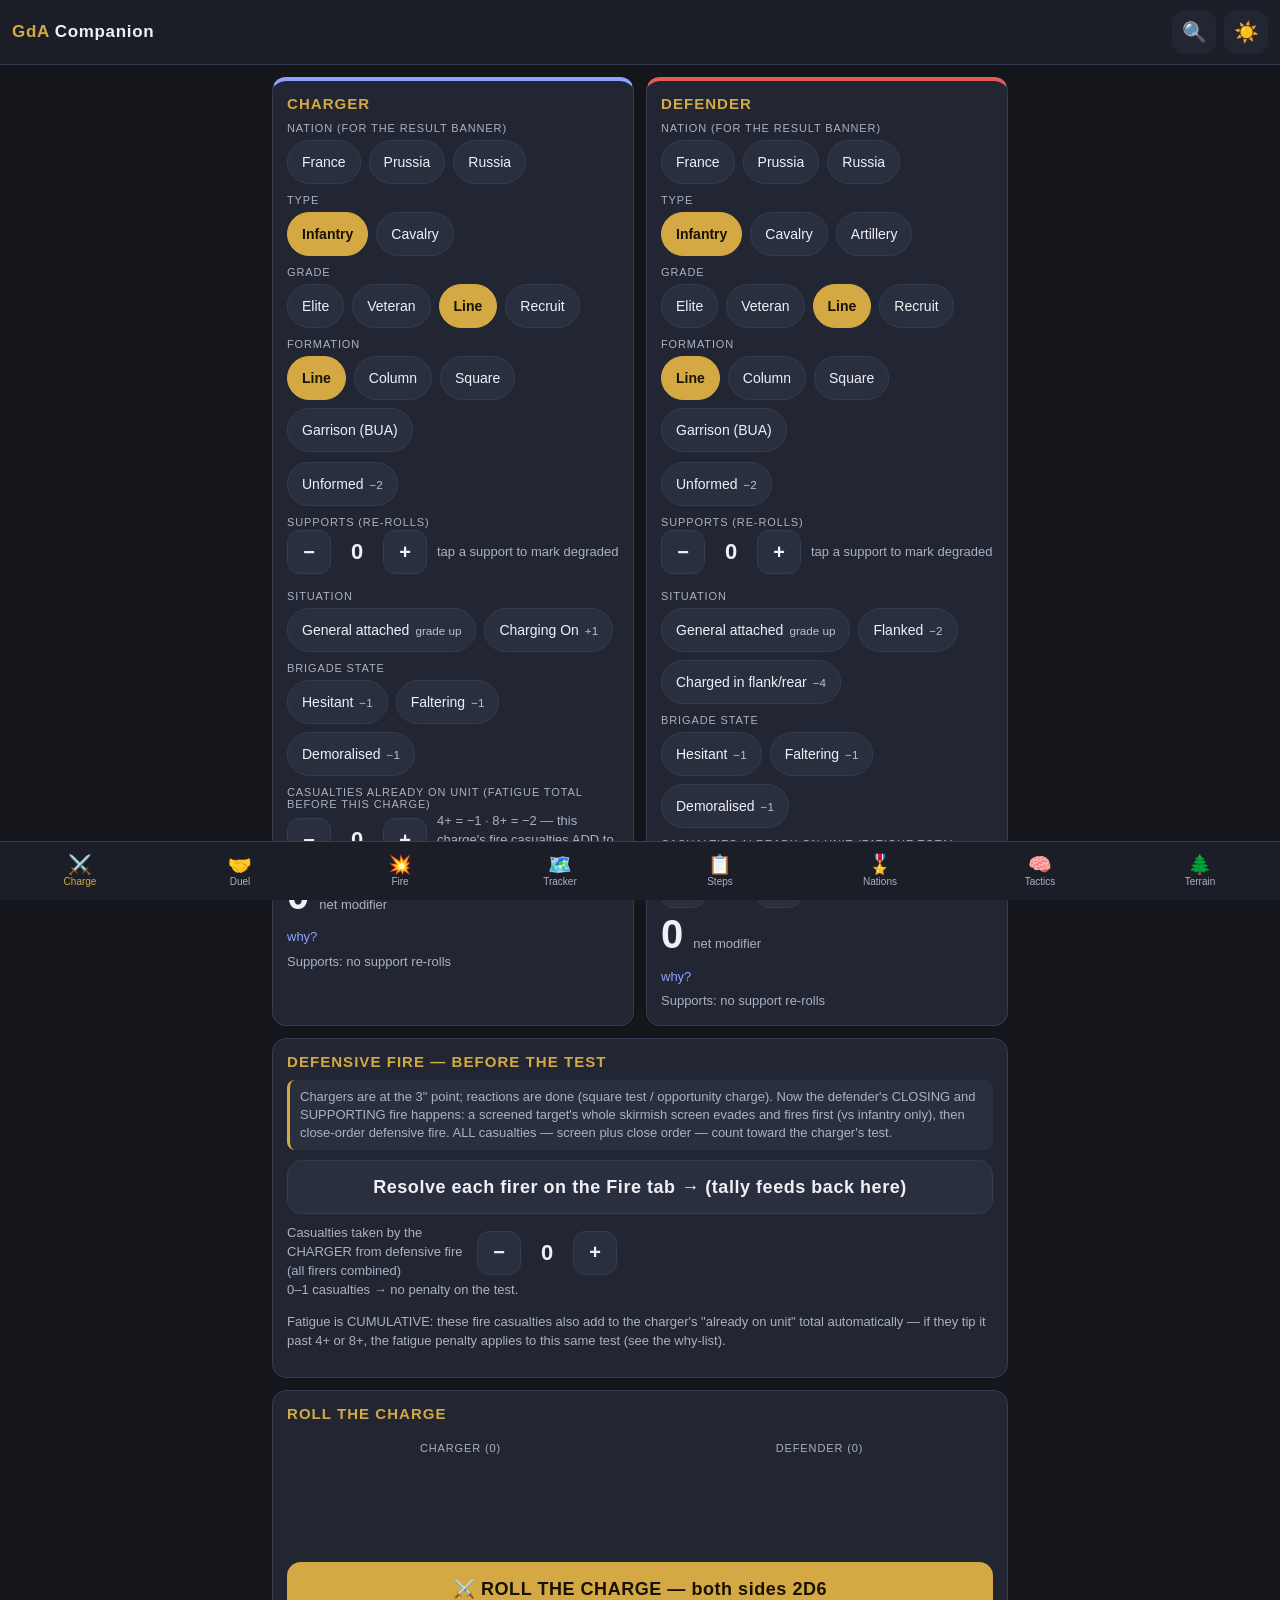
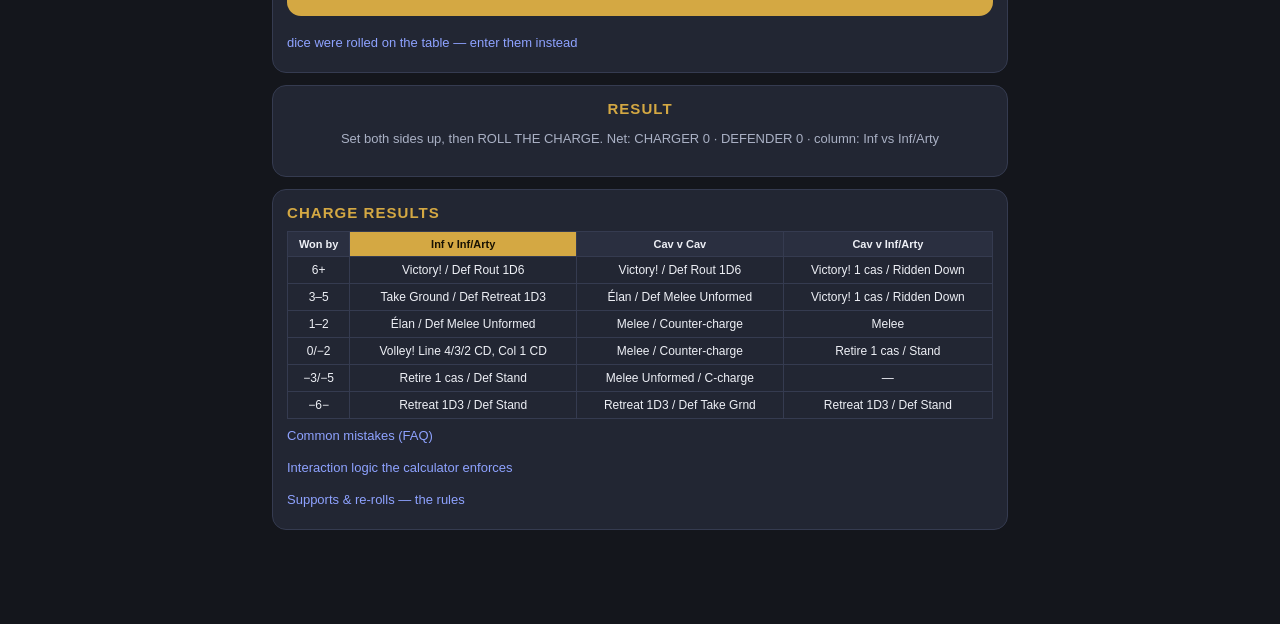
<file: index.html>
﻿<!DOCTYPE html>
<html lang="en" data-theme="dark">
<head>
<meta charset="utf-8">
<meta name="viewport" content="width=device-width, initial-scale=1, viewport-fit=cover, user-scalable=no">
<meta name="theme-color" content="#14161c">
<title>GdA Companion</title>
<link rel="stylesheet" href="css/app.css?v=19">
<link rel="manifest" href="manifest.webmanifest">
<link rel="apple-touch-icon" href="img/apple-touch-icon.png">
<link rel="icon" type="image/png" sizes="192x192" href="img/icon-192.png">
<meta name="apple-mobile-web-app-capable" content="yes">
<meta name="apple-mobile-web-app-status-bar-style" content="black-translucent">
<meta name="apple-mobile-web-app-title" content="GdA">
</head>
<body>
<header id="hdr">
  <h1><b>GdA</b> Companion</h1>
  <button id="searchbtn" class="iconbtn" aria-label="Search">🔍</button>
  <button id="themebtn" class="iconbtn" aria-label="Theme">☀️</button>
</header>

<main>
  <section class="tab" id="tab-charge"></section>
  <section class="tab" id="tab-rolloff"></section>
  <section class="tab" id="tab-fire"></section>
  <section class="tab" id="tab-tracker"></section>
  <section class="tab" id="tab-procedures"></section>
  <section class="tab" id="tab-nations"></section>
  <section class="tab" id="tab-tactics"></section>
  <section class="tab" id="tab-terrain"></section>
</main>

<nav id="tabbar" aria-label="Tabs"></nav>

<div id="searchpanel">
  <header>
    <input id="searchinput" type="search" placeholder="Search rules, tactics, terrain…" autocomplete="off">
    <button id="searchclose" class="iconbtn" aria-label="Close">✕</button>
  </header>
  <div id="searchresults"></div>
</div>

<div id="theatre"></div>

<script src="js/vendor/qrcode-gen.js?v=19"></script>
<script src="js/vendor/jsqr.js?v=19"></script>
<script src="js/data.js?v=19"></script>
<script src="scenarios/hochberg.js?v=19"></script>
<script src="js/app.js?v=19"></script>
<script src="js/pair.js?v=19"></script>
<script src="js/charge.js?v=19"></script>
<script src="js/melee.js?v=19"></script>
<script src="js/rolloff.js?v=19"></script>
<script src="js/fire.js?v=19"></script>
<script src="js/tracker.js?v=19"></script>
<script src="js/content.js?v=19"></script>
<script>
// PWA: offline cache + home-screen install. file:// has no SW support —
// the app still works there, just without the offline cache layer.
if ("serviceWorker" in navigator && location.protocol !== "file:") {
  window.addEventListener("load", () => navigator.serviceWorker.register("sw.js").catch(() => {}));
}
</script>
</body>
</html>
</file>
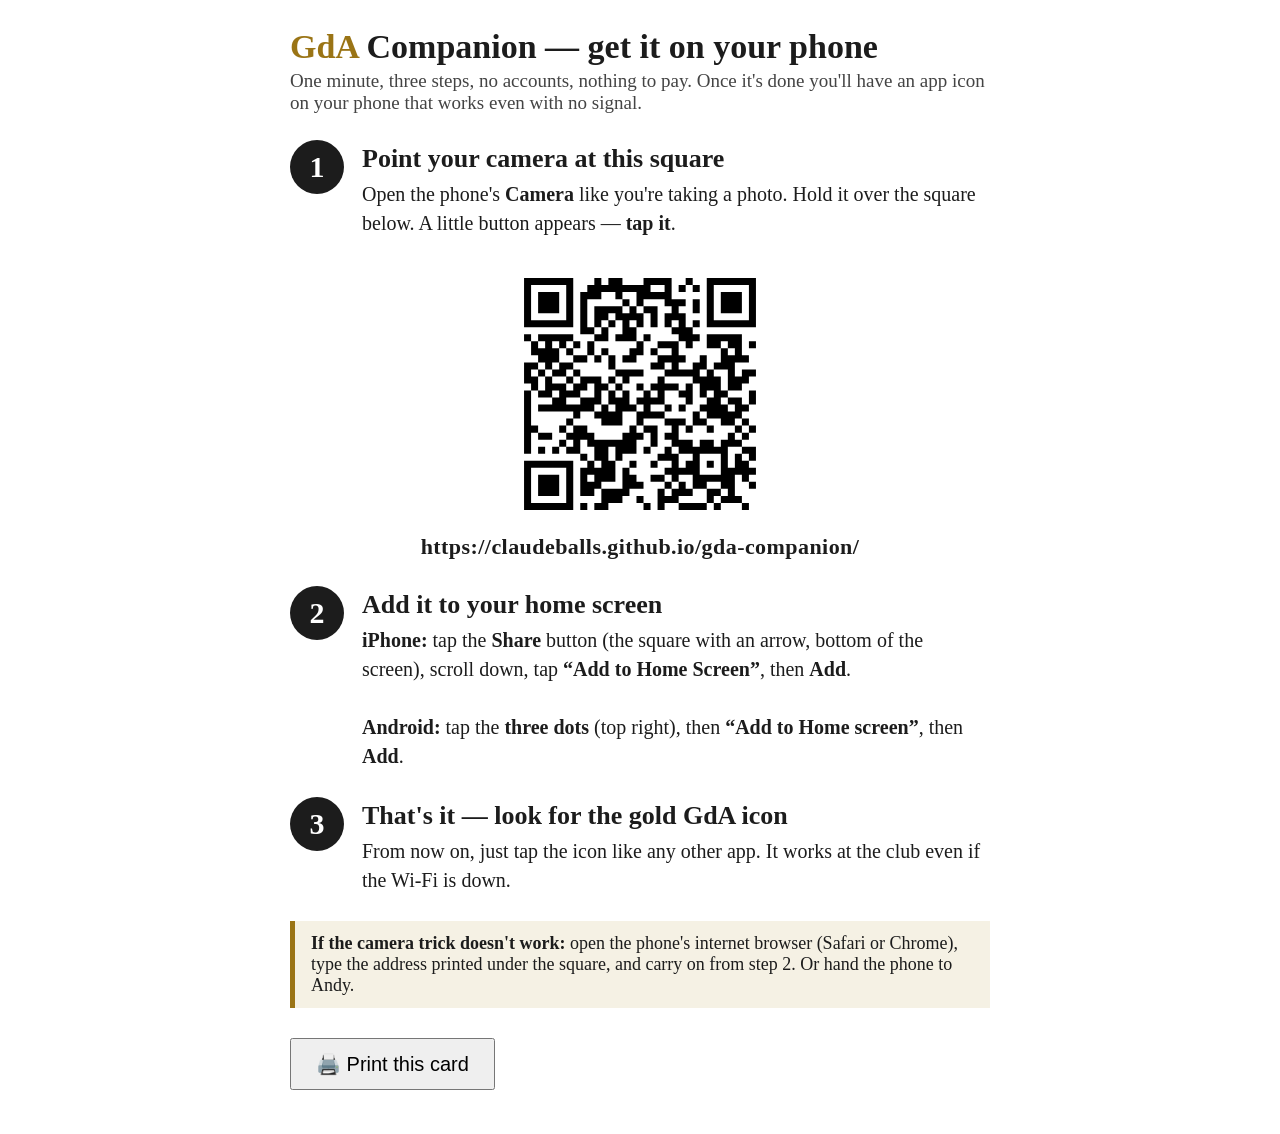
<file: install-card.html>
<!DOCTYPE html>
<html lang="en">
<head>
<meta charset="utf-8">
<meta name="viewport" content="width=device-width, initial-scale=1">
<title>GdA Companion — install card</title>
<style>
  body { font-family: Georgia, "Times New Roman", serif; background: #fff; color: #1c1c1c;
         max-width: 700px; margin: 0 auto; padding: 28px 20px; }
  h1 { font-size: 34px; margin: 0 0 4px; } h1 span { color: #9a7415; }
  .lead { font-size: 19px; color: #444; margin: 0 0 22px; }
  .step { display: flex; gap: 18px; align-items: flex-start; margin: 26px 0; }
  .n { flex: 0 0 54px; height: 54px; border-radius: 50%; background: #1c1c1c; color: #fff;
       font-size: 30px; font-weight: bold; display: flex; align-items: center; justify-content: center; }
  .step h2 { font-size: 26px; margin: 4px 0 6px; }
  .step p { font-size: 20px; line-height: 1.45; margin: 0; }
  #qr { width: 260px; height: 260px; margin: 10px auto; display: block; }
  .url { text-align: center; font-size: 22px; font-weight: bold; letter-spacing: .02em; margin: 4px 0 18px; }
  .tip { background: #f5f1e4; border-left: 5px solid #9a7415; padding: 12px 16px; font-size: 18px; margin-top: 26px; }
  @media print { .noprint { display: none; } body { padding: 10px; } }
</style>
</head>
<body>
<h1><span>GdA</span> Companion — get it on your phone</h1>
<p class="lead">One minute, three steps, no accounts, nothing to pay. Once it's done you'll have
an app icon on your phone that works even with no signal.</p>

<div class="step">
  <div class="n">1</div>
  <div>
    <h2>Point your camera at this square</h2>
    <p>Open the phone's <b>Camera</b> like you're taking a photo. Hold it over the square below.
       A little button appears — <b>tap it</b>.</p>
  </div>
</div>

<div id="qr">
<svg version="1.1" viewBox="0 0 37 37" xmlns="http://www.w3.org/2000/svg"><path d="M2,2H3V3H2zM3,2H4V3H3zM4,2H5V3H4zM5,2H6V3H5zM6,2H7V3H6zM7,2H8V3H7zM8,2H9V3H8zM12,2H13V3H12zM14,2H15V3H14zM15,2H16V3H15zM19,2H20V3H19zM20,2H21V3H20zM21,2H22V3H21zM22,2H23V3H22zM25,2H26V3H25zM28,2H29V3H28zM29,2H30V3H29zM30,2H31V3H30zM31,2H32V3H31zM32,2H33V3H32zM33,2H34V3H33zM34,2H35V3H34zM2,3H3V4H2zM8,3H9V4H8zM11,3H12V4H11zM12,3H13V4H12zM13,3H14V4H13zM14,3H15V4H14zM15,3H16V4H15zM16,3H17V4H16zM17,3H18V4H17zM18,3H19V4H18zM19,3H20V4H19zM22,3H23V4H22zM24,3H25V4H24zM26,3H27V4H26zM28,3H29V4H28zM34,3H35V4H34zM2,4H3V5H2zM4,4H5V5H4zM5,4H6V5H5zM6,4H7V5H6zM8,4H9V5H8zM10,4H11V5H10zM11,4H12V5H11zM12,4H13V5H12zM15,4H16V5H15zM18,4H19V5H18zM19,4H20V5H19zM20,4H21V5H20zM21,4H22V5H21zM22,4H23V5H22zM28,4H29V5H28zM30,4H31V5H30zM31,4H32V5H31zM32,4H33V5H32zM34,4H35V5H34zM2,5H3V6H2zM4,5H5V6H4zM5,5H6V6H5zM6,5H7V6H6zM8,5H9V6H8zM10,5H11V6H10zM16,5H17V6H16zM18,5H19V6H18zM22,5H23V6H22zM23,5H24V6H23zM24,5H25V6H24zM26,5H27V6H26zM28,5H29V6H28zM30,5H31V6H30zM31,5H32V6H31zM32,5H33V6H32zM34,5H35V6H34zM2,6H3V7H2zM4,6H5V7H4zM5,6H6V7H5zM6,6H7V7H6zM8,6H9V7H8zM10,6H11V7H10zM12,6H13V7H12zM13,6H14V7H13zM14,6H15V7H14zM15,6H16V7H15zM17,6H18V7H17zM19,6H20V7H19zM20,6H21V7H20zM23,6H24V7H23zM26,6H27V7H26zM28,6H29V7H28zM30,6H31V7H30zM31,6H32V7H31zM32,6H33V7H32zM34,6H35V7H34zM2,7H3V8H2zM8,7H9V8H8zM10,7H11V8H10zM12,7H13V8H12zM13,7H14V8H13zM15,7H16V8H15zM16,7H17V8H16zM17,7H18V8H17zM18,7H19V8H18zM20,7H21V8H20zM22,7H23V8H22zM23,7H24V8H23zM24,7H25V8H24zM28,7H29V8H28zM34,7H35V8H34zM2,8H3V9H2zM3,8H4V9H3zM4,8H5V9H4zM5,8H6V9H5zM6,8H7V9H6zM7,8H8V9H7zM8,8H9V9H8zM10,8H11V9H10zM12,8H13V9H12zM14,8H15V9H14zM16,8H17V9H16zM18,8H19V9H18zM20,8H21V9H20zM22,8H23V9H22zM24,8H25V9H24zM26,8H27V9H26zM28,8H29V9H28zM29,8H30V9H29zM30,8H31V9H30zM31,8H32V9H31zM32,8H33V9H32zM33,8H34V9H33zM34,8H35V9H34zM10,9H11V10H10zM11,9H12V10H11zM13,9H14V10H13zM16,9H17V10H16zM17,9H18V10H17zM23,9H24V10H23zM24,9H25V10H24zM25,9H26V10H25zM2,10H3V11H2zM4,10H5V11H4zM5,10H6V11H5zM6,10H7V11H6zM7,10H8V11H7zM8,10H9V11H8zM12,10H13V11H12zM13,10H14V11H13zM15,10H16V11H15zM16,10H17V11H16zM17,10H18V11H17zM19,10H20V11H19zM24,10H25V11H24zM25,10H26V11H25zM26,10H27V11H26zM28,10H29V11H28zM29,10H30V11H29zM30,10H31V11H30zM31,10H32V11H31zM32,10H33V11H32zM3,11H4V12H3zM5,11H6V12H5zM7,11H8V12H7zM9,11H10V12H9zM11,11H12V12H11zM18,11H19V12H18zM21,11H22V12H21zM22,11H23V12H22zM23,11H24V12H23zM25,11H26V12H25zM28,11H29V12H28zM29,11H30V12H29zM31,11H32V12H31zM32,11H33V12H32zM34,11H35V12H34zM3,12H4V13H3zM4,12H5V13H4zM5,12H6V13H5zM6,12H7V13H6zM8,12H9V13H8zM11,12H12V13H11zM13,12H14V13H13zM17,12H18V13H17zM18,12H19V13H18zM20,12H21V13H20zM23,12H24V13H23zM30,12H31V13H30zM32,12H33V13H32zM4,13H5V14H4zM5,13H6V14H5zM6,13H7V14H6zM9,13H10V14H9zM10,13H11V14H10zM12,13H13V14H12zM14,13H15V14H14zM16,13H17V14H16zM17,13H18V14H17zM21,13H22V14H21zM22,13H23V14H22zM23,13H24V14H23zM24,13H25V14H24zM27,13H28V14H27zM30,13H31V14H30zM31,13H32V14H31zM32,13H33V14H32zM33,13H34V14H33zM2,14H3V15H2zM3,14H4V15H3zM5,14H6V15H5zM7,14H8V15H7zM8,14H9V15H8zM14,14H15V15H14zM20,14H21V15H20zM21,14H22V15H21zM23,14H24V15H23zM26,14H27V15H26zM27,14H28V15H27zM29,14H30V15H29zM30,14H31V15H30zM31,14H32V15H31zM2,15H3V16H2zM4,15H5V16H4zM6,15H7V16H6zM7,15H8V16H7zM9,15H10V16H9zM15,15H16V16H15zM16,15H17V16H16zM17,15H18V16H17zM18,15H19V16H18zM22,15H23V16H22zM23,15H24V16H23zM24,15H25V16H24zM25,15H26V16H25zM26,15H27V16H26zM28,15H29V16H28zM31,15H32V16H31zM33,15H34V16H33zM34,15H35V16H34zM2,16H3V17H2zM3,16H4V17H3zM5,16H6V17H5zM8,16H9V17H8zM10,16H11V17H10zM11,16H12V17H11zM12,16H13V17H12zM14,16H15V17H14zM16,16H17V17H16zM21,16H22V17H21zM26,16H27V17H26zM27,16H28V17H27zM28,16H29V17H28zM29,16H30V17H29zM31,16H32V17H31zM32,16H33V17H32zM33,16H34V17H33zM3,17H4V18H3zM5,17H6V18H5zM6,17H7V18H6zM7,17H8V18H7zM9,17H10V18H9zM10,17H11V18H10zM12,17H13V18H12zM13,17H14V18H13zM15,17H16V18H15zM18,17H19V18H18zM20,17H21V18H20zM21,17H22V18H21zM22,17H23V18H22zM23,17H24V18H23zM25,17H26V18H25zM27,17H28V18H27zM28,17H29V18H28zM29,17H30V18H29zM31,17H32V18H31zM32,17H33V18H32zM2,18H3V19H2zM4,18H5V19H4zM5,18H6V19H5zM7,18H8V19H7zM8,18H9V19H8zM9,18H10V19H9zM12,18H13V19H12zM14,18H15V19H14zM16,18H17V19H16zM19,18H20V19H19zM21,18H22V19H21zM24,18H25V19H24zM25,18H26V19H25zM27,18H28V19H27zM29,18H30V19H29zM30,18H31V19H30zM34,18H35V19H34zM2,19H3V20H2zM6,19H7V20H6zM7,19H8V20H7zM10,19H11V20H10zM11,19H12V20H11zM12,19H13V20H12zM14,19H15V20H14zM15,19H16V20H15zM16,19H17V20H16zM18,19H19V20H18zM19,19H20V20H19zM20,19H21V20H20zM21,19H22V20H21zM25,19H26V20H25zM28,19H29V20H28zM29,19H30V20H29zM31,19H32V20H31zM32,19H33V20H32zM34,19H35V20H34zM2,20H3V21H2zM4,20H5V21H4zM5,20H6V21H5zM6,20H7V21H6zM7,20H8V21H7zM8,20H9V21H8zM9,20H10V21H9zM10,20H11V21H10zM11,20H12V21H11zM13,20H14V21H13zM15,20H16V21H15zM16,20H17V21H16zM17,20H18V21H17zM19,20H20V21H19zM22,20H23V21H22zM24,20H25V21H24zM27,20H28V21H27zM28,20H29V21H28zM29,20H30V21H29zM30,20H31V21H30zM32,20H33V21H32zM33,20H34V21H33zM2,21H3V22H2zM9,21H10V22H9zM12,21H13V22H12zM13,21H14V22H13zM14,21H15V22H14zM15,21H16V22H15zM18,21H19V22H18zM19,21H20V22H19zM20,21H21V22H20zM21,21H22V22H21zM26,21H27V22H26zM28,21H29V22H28zM29,21H30V22H29zM30,21H31V22H30zM31,21H32V22H31zM32,21H33V22H32zM2,22H3V23H2zM8,22H9V23H8zM13,22H14V23H13zM14,22H15V23H14zM15,22H16V23H15zM18,22H19V23H18zM22,22H23V23H22zM23,22H24V23H23zM24,22H25V23H24zM26,22H27V23H26zM27,22H28V23H27zM30,22H31V23H30zM31,22H32V23H31zM33,22H34V23H33zM2,23H3V24H2zM3,23H4V24H3zM7,23H8V24H7zM9,23H10V24H9zM10,23H11V24H10zM17,23H18V24H17zM19,23H20V24H19zM20,23H21V24H20zM23,23H24V24H23zM25,23H26V24H25zM28,23H29V24H28zM32,23H33V24H32zM34,23H35V24H34zM2,24H3V25H2zM4,24H5V25H4zM5,24H6V25H5zM8,24H9V25H8zM9,24H10V25H9zM10,24H11V25H10zM11,24H12V25H11zM16,24H17V25H16zM17,24H18V25H17zM18,24H19V25H18zM20,24H21V25H20zM22,24H23V25H22zM23,24H24V25H23zM31,24H32V25H31zM33,24H34V25H33zM2,25H3V26H2zM7,25H8V26H7zM9,25H10V26H9zM11,25H12V26H11zM12,25H13V26H12zM13,25H14V26H13zM14,25H15V26H14zM15,25H16V26H15zM16,25H17V26H16zM17,25H18V26H17zM20,25H21V26H20zM23,25H24V26H23zM24,25H25V26H24zM25,25H26V26H25zM27,25H28V26H27zM28,25H29V26H28zM30,25H31V26H30zM31,25H32V26H31zM32,25H33V26H32zM2,26H3V27H2zM4,26H5V27H4zM6,26H7V27H6zM8,26H9V27H8zM9,26H10V27H9zM12,26H13V27H12zM13,26H14V27H13zM15,26H16V27H15zM16,26H17V27H16zM17,26H18V27H17zM19,26H20V27H19zM22,26H23V27H22zM24,26H25V27H24zM25,26H26V27H25zM26,26H27V27H26zM27,26H28V27H27zM28,26H29V27H28zM29,26H30V27H29zM30,26H31V27H30zM33,26H34V27H33zM34,26H35V27H34zM10,27H11V28H10zM12,27H13V28H12zM13,27H14V28H13zM15,27H16V28H15zM21,27H22V28H21zM22,27H23V28H22zM23,27H24V28H23zM26,27H27V28H26zM30,27H31V28H30zM32,27H33V28H32zM34,27H35V28H34zM2,28H3V29H2zM3,28H4V29H3zM4,28H5V29H4zM5,28H6V29H5zM6,28H7V29H6zM7,28H8V29H7zM8,28H9V29H8zM11,28H12V29H11zM13,28H14V29H13zM14,28H15V29H14zM17,28H18V29H17zM20,28H21V29H20zM23,28H24V29H23zM25,28H26V29H25zM26,28H27V29H26zM28,28H29V29H28zM30,28H31V29H30zM32,28H33V29H32zM33,28H34V29H33zM2,29H3V30H2zM8,29H9V30H8zM10,29H11V30H10zM11,29H12V30H11zM12,29H13V30H12zM13,29H14V30H13zM14,29H15V30H14zM16,29H17V30H16zM22,29H23V30H22zM23,29H24V30H23zM24,29H25V30H24zM25,29H26V30H25zM26,29H27V30H26zM30,29H31V30H30zM31,29H32V30H31zM32,29H33V30H32zM33,29H34V30H33zM34,29H35V30H34zM2,30H3V31H2zM4,30H5V31H4zM5,30H6V31H5zM6,30H7V31H6zM8,30H9V31H8zM10,30H11V31H10zM12,30H13V31H12zM13,30H14V31H13zM14,30H15V31H14zM16,30H17V31H16zM17,30H18V31H17zM20,30H21V31H20zM21,30H22V31H21zM23,30H24V31H23zM26,30H27V31H26zM27,30H28V31H27zM28,30H29V31H28zM29,30H30V31H29zM30,30H31V31H30zM31,30H32V31H31zM33,30H34V31H33zM2,31H3V32H2zM4,31H5V32H4zM5,31H6V32H5zM6,31H7V32H6zM8,31H9V32H8zM10,31H11V32H10zM11,31H12V32H11zM12,31H13V32H12zM16,31H17V32H16zM17,31H18V32H17zM18,31H19V32H18zM22,31H23V32H22zM24,31H25V32H24zM26,31H27V32H26zM27,31H28V32H27zM30,31H31V32H30zM31,31H32V32H31zM34,31H35V32H34zM2,32H3V33H2zM4,32H5V33H4zM5,32H6V33H5zM6,32H7V33H6zM8,32H9V33H8zM10,32H11V33H10zM11,32H12V33H11zM13,32H14V33H13zM14,32H15V33H14zM15,32H16V33H15zM16,32H17V33H16zM21,32H22V33H21zM23,32H24V33H23zM24,32H25V33H24zM25,32H26V33H25zM28,32H29V33H28zM29,32H30V33H29zM31,32H32V33H31zM2,33H3V34H2zM8,33H9V34H8zM13,33H14V34H13zM14,33H15V34H14zM15,33H16V34H15zM18,33H19V34H18zM21,33H22V34H21zM22,33H23V34H22zM23,33H24V34H23zM28,33H29V34H28zM30,33H31V34H30zM31,33H32V34H31zM32,33H33V34H32zM2,34H3V35H2zM3,34H4V35H3zM4,34H5V35H4zM5,34H6V35H5zM6,34H7V35H6zM7,34H8V35H7zM8,34H9V35H8zM10,34H11V35H10zM12,34H13V35H12zM13,34H14V35H13zM19,34H20V35H19zM21,34H22V35H21zM24,34H25V35H24zM25,34H26V35H25zM26,34H27V35H26zM27,34H28V35H27zM29,34H30V35H29zM33,34H34V35H33z" id="qr-path" fill="#000000" fill-opacity="1" fill-rule="nonzero" stroke="none"/></svg></div>
<p class="url" id="urlline">https://claudeballs.github.io/gda-companion/</p>

<div class="step">
  <div class="n">2</div>
  <div>
    <h2>Add it to your home screen</h2>
    <p><b>iPhone:</b> tap the <b>Share</b> button (the square with an arrow, bottom of the screen),
       scroll down, tap <b>“Add to Home Screen”</b>, then <b>Add</b>.<br><br>
       <b>Android:</b> tap the <b>three dots</b> (top right), then
       <b>“Add to Home screen”</b>, then <b>Add</b>.</p>
  </div>
</div>

<div class="step">
  <div class="n">3</div>
  <div>
    <h2>That's it — look for the gold GdA icon</h2>
    <p>From now on, just tap the icon like any other app.
       It works at the club even if the Wi-Fi is down.</p>
  </div>
</div>

<div class="tip">
  <b>If the camera trick doesn't work:</b> open the phone's internet browser
  (Safari or Chrome), type the address printed under the square, and carry on from step 2.
  Or hand the phone to Andy.
</div>

<p class="noprint" style="margin-top:30px;"><button onclick="print()" style="font-size:20px;padding:12px 24px;">🖨️ Print this card</button></p>
</body>
</html>
</file>
<file: css/app.css>
/* GdA Companion — phone-first, dark default, 44px touch targets */
:root {
  --bg: #14161c; --bg2: #1b1e27; --card: #222633; --card2: #2a2f40;
  --ink: #eef0f6; --ink2: #aab1c5; --line: #353b50;
  --accent: #d4a843; --accent2: #8ea2ff;
  --good: #58c98a; --bad: #e25b5b; --warn: #e2a64f;
  --fr: #4a6fd4; --al: #444; --ru: #2e8b57;
  --radius: 14px; --tabh: 58px;
}
[data-theme="light"] {
  --bg: #f2f1ec; --bg2: #e9e7df; --card: #ffffff; --card2: #f4f2ea;
  --ink: #23252c; --ink2: #5a5f70; --line: #d8d4c8;
  --accent: #9a7415; --accent2: #3650c4;
}
* { box-sizing: border-box; -webkit-tap-highlight-color: transparent; }
html, body { margin: 0; padding: 0; background: var(--bg); color: var(--ink);
  font-family: -apple-system, "Segoe UI", Roboto, Helvetica, Arial, sans-serif;
  font-size: 16px; overscroll-behavior: none; }
button { font: inherit; color: inherit; background: none; border: none; cursor: pointer; }

/* ---- header ---- */
#hdr { position: sticky; top: 0; z-index: 30; display: flex; align-items: center;
  gap: 8px; padding: 10px 12px; background: var(--bg2); border-bottom: 1px solid var(--line); }
#hdr h1 { font-size: 17px; margin: 0; flex: 1; letter-spacing: .04em; }
#hdr h1 b { color: var(--accent); }
.iconbtn { min-width: 44px; min-height: 44px; border-radius: 12px; display: flex;
  align-items: center; justify-content: center; font-size: 20px; background: var(--card); }
.iconbtn:active { transform: scale(.93); }

/* ---- tab bar ---- */
#tabbar { position: fixed; bottom: 0; left: 0; right: 0; z-index: 30; display: flex;
  background: var(--bg2); border-top: 1px solid var(--line);
  padding-bottom: env(safe-area-inset-bottom); overflow-x: auto; }
#tabbar button { flex: 1 0 12.5%; min-width: 46px; min-height: var(--tabh);
  display: flex; flex-direction: column; align-items: center; justify-content: center;
  gap: 2px; font-size: 10px; color: var(--ink2); }
#tabbar button .ti { font-size: 19px; line-height: 1; }
#tabbar button.on { color: var(--accent); }

/* ---- layout ---- */
main { padding: 12px 12px calc(var(--tabh) + 24px + env(safe-area-inset-bottom)); max-width: 760px; margin: 0 auto; }
.tab { display: none; }
.tab.on { display: block; animation: fadein .15s ease; }
@keyframes fadein { from { opacity: 0; transform: translateY(4px); } to { opacity: 1; } }

.card { background: var(--card); border: 1px solid var(--line); border-radius: var(--radius);
  padding: 14px; margin-bottom: 12px; }
.card h2 { margin: 0 0 10px; font-size: 15px; text-transform: uppercase; letter-spacing: .07em; color: var(--accent); }
.card h3 { margin: 12px 0 6px; font-size: 14px; }
.sub { color: var(--ink2); font-size: 13px; line-height: 1.45; }
.note { background: var(--card2); border-left: 3px solid var(--accent); border-radius: 8px;
  padding: 8px 10px; font-size: 13px; color: var(--ink2); margin: 8px 0; line-height: 1.4; }
.badge-verify { display: inline-block; background: var(--warn); color: #1c1505; font-size: 11px;
  font-weight: 700; border-radius: 7px; padding: 2px 7px; margin-left: 6px; vertical-align: middle; }

/* ---- chips ---- */
.chips { display: flex; flex-wrap: wrap; gap: 8px; margin: 6px 0 10px; }
.chip { min-height: 44px; padding: 8px 14px; border-radius: 999px; background: var(--card2);
  border: 1.5px solid var(--line); font-size: 14px; display: inline-flex; align-items: center; gap: 6px; }
.chip.on { background: var(--accent); border-color: var(--accent); color: #181203; font-weight: 700; }
.chip.neg.on { background: var(--bad); border-color: var(--bad); color: #fff; }
.chip small { opacity: .75; font-weight: 400; }
.grouplabel { font-size: 11px; text-transform: uppercase; letter-spacing: .08em; color: var(--ink2); margin: 10px 0 2px; }

/* ---- steppers ---- */
.step { display: inline-flex; align-items: center; gap: 4px; }
.step button { width: 44px; height: 44px; border-radius: 12px; background: var(--card2);
  border: 1.5px solid var(--line); font-size: 20px; font-weight: 700; }
.step button:active { transform: scale(.92); }
.step .v { min-width: 44px; text-align: center; font-size: 22px; font-weight: 800; font-variant-numeric: tabular-nums; }

/* ---- charge calc ---- */
.duelgrid { display: grid; grid-template-columns: 1fr; gap: 12px; }
@media (min-width: 640px) { .duelgrid { grid-template-columns: 1fr 1fr; } }
.sidecard { border-top: 4px solid var(--accent2); }
.sidecard.def { border-top-color: var(--bad); }
.netmod { font-size: 40px; font-weight: 900; font-variant-numeric: tabular-nums; line-height: 1; }
.netrow { display: flex; align-items: baseline; gap: 10px; margin: 6px 0; }
.whylist { font-size: 13px; color: var(--ink2); margin: 4px 0 0; padding-left: 0; list-style: none; }
.whylist li { display: flex; justify-content: space-between; gap: 8px; padding: 3px 0; border-bottom: 1px dashed var(--line); }
.whylist li b { font-variant-numeric: tabular-nums; }
details summary { cursor: pointer; min-height: 32px; display: flex; align-items: center; font-size: 13px; color: var(--accent2); }

.resultpanel { text-align: center; }
.bigdiff { font-size: 52px; font-weight: 900; line-height: 1.05; }
.outcome { font-size: 21px; font-weight: 800; margin: 8px 0; line-height: 1.3; }
.outcome.good { color: var(--good); } .outcome.bad { color: var(--bad); }

/* charge results table */
table.cr { width: 100%; border-collapse: collapse; font-size: 12px; }
table.cr th, table.cr td { border: 1px solid var(--line); padding: 6px 4px; text-align: center; }
table.cr th { background: var(--card2); font-size: 11px; }
table.cr td.hl, table.cr th.hl { background: var(--accent); color: #181203; font-weight: 800; }
table.cr tr.hl td { background: var(--card2); }
table.cr tr.hl td.hl { background: var(--accent); }

/* ---- wheels (scroll-snap pickers) ---- */
.wheelrow { display: flex; gap: 10px; flex-wrap: wrap; }
.wheelbox { text-align: center; }
.wheelbox .wl { font-size: 11px; color: var(--ink2); text-transform: uppercase; letter-spacing: .06em; margin-bottom: 4px; }
.wheel { height: 132px; width: 76px; overflow-y: auto; scroll-snap-type: y mandatory;
  border: 1.5px solid var(--line); border-radius: 12px; background: var(--card2);
  position: relative; scrollbar-width: none; }
.wheel::-webkit-scrollbar { display: none; }
.wheel .pad { height: 44px; }
.wheel .opt { height: 44px; display: flex; align-items: center; justify-content: center;
  scroll-snap-align: center; font-size: 19px; font-weight: 700; color: var(--ink2); font-variant-numeric: tabular-nums; }
.wheelbox .sel { margin-top: 4px; font-weight: 800; color: var(--accent); }
.wheelwrap { position: relative; }
.wheelwrap::after { content: ""; position: absolute; left: 4px; right: 4px; top: 44px; height: 44px;
  border-top: 1.5px solid var(--accent); border-bottom: 1.5px solid var(--accent);
  border-radius: 6px; pointer-events: none; opacity: .55; }

/* ---- dice ---- */
.dicepair { display: flex; gap: 18px; justify-content: center; perspective: 700px; min-height: 80px; align-items: center; }
.die { width: 64px; height: 64px; position: relative; transform-style: preserve-3d;
  transition: transform .55s cubic-bezier(.2, .85, .3, 1.15); }
.die .face { position: absolute; width: 64px; height: 64px; background: #f6f3ea; border-radius: 12px;
  border: 1px solid #c9c2ad; display: grid; grid-template: repeat(3, 1fr) / repeat(3, 1fr); padding: 9px; }
.die.red .face { background: #b03434; border-color: #7d1f1f; }
.die .pip { width: 11px; height: 11px; border-radius: 50%; background: #23252c; place-self: center; }
.die.red .pip { background: #fff; }
.die .f1 { transform: rotateY(0deg) translateZ(32px); }
.die .f2 { transform: rotateY(90deg) translateZ(32px); }
.die .f3 { transform: rotateX(90deg) translateZ(32px); }
.die .f4 { transform: rotateX(-90deg) translateZ(32px); }
.die .f5 { transform: rotateY(-90deg) translateZ(32px); }
.die .f6 { transform: rotateY(180deg) translateZ(32px); }
.die.rrmark::after { content: "−1"; position: absolute; top: -10px; right: -10px; background: var(--bad);
  color: #fff; font-size: 11px; font-weight: 800; border-radius: 8px; padding: 1px 5px; z-index: 2; }

.totalbig { font-size: 56px; font-weight: 900; text-align: center; font-variant-numeric: tabular-nums; line-height: 1; }
.totalsub { text-align: center; color: var(--ink2); font-size: 13px; }

.token { display: inline-flex; align-items: center; gap: 5px; min-height: 44px; padding: 6px 12px;
  border-radius: 12px; background: var(--card2); border: 1.5px dashed var(--accent); font-size: 13px; font-weight: 700; }
.token.spent { opacity: .35; border-style: solid; text-decoration: line-through; }
.token .mini { width: 18px; height: 18px; border-radius: 4px; background: #f6f3ea; border: 1px solid #c9c2ad; }

.bigbtn { display: block; width: 100%; min-height: 54px; border-radius: var(--radius); font-size: 18px;
  font-weight: 800; background: var(--accent); color: #181203; margin: 10px 0; letter-spacing: .03em; }
.bigbtn:active { transform: scale(.98); }
.bigbtn.alt { background: var(--card2); color: var(--ink); border: 1.5px solid var(--line); }
.bigbtn.danger { background: var(--bad); color: #fff; }
.bigbtn[disabled] { opacity: .4; }

/* segmented */
.seg { display: flex; gap: 6px; flex-wrap: wrap; margin: 8px 0; }
.seg button { flex: 1 1 auto; min-height: 48px; border-radius: 12px; background: var(--card2);
  border: 1.5px solid var(--line); font-size: 13px; font-weight: 700; padding: 4px 8px; }
.seg button.on { background: var(--accent2); border-color: var(--accent2); color: #fff; }

/* ---- theatre overlay ---- */
#theatre { position: fixed; inset: 0; z-index: 60; background: rgba(10, 11, 16, .94);
  display: none; align-items: center; justify-content: center; padding: 18px; }
#theatre.on { display: flex; }
.theatrecard { max-width: 430px; width: 100%; text-align: center; background: var(--card);
  border: 1px solid var(--line); border-radius: 20px; padding: 22px 16px; max-height: 92vh; overflow-y: auto; }
.theatrecard .burst { width: 190px; height: 190px; margin: 0 auto; border-radius: 50%;
  display: flex; align-items: center; justify-content: center;
  background: radial-gradient(circle, var(--burst, #4a6fd4) 0%, transparent 70%); }
.theatrecard svg { width: 150px; height: 150px; }
.vbanner { font-size: 34px; font-weight: 900; letter-spacing: .05em; margin: 8px 0 2px; }
.vbanner.win { color: var(--good); } .vbanner.lose { color: var(--bad); }
.vresult { font-size: 19px; font-weight: 800; margin: 10px 0; line-height: 1.35; }

/* ---- tracker ---- */
.turnrow { display: flex; align-items: center; justify-content: space-between; gap: 8px; }
.turnnum { font-size: 46px; font-weight: 900; font-variant-numeric: tabular-nums; }
.trigbanner { background: var(--accent); color: #181203; font-weight: 800; border-radius: 10px;
  padding: 10px 12px; margin: 10px 0; font-size: 14px; line-height: 1.35; }
.trigbanner.flash { animation: flash 1s ease infinite alternate; }
@keyframes flash { from { opacity: 1; } to { opacity: .55; } }
.tally { display: flex; align-items: center; gap: 10px; }
.tally .num { font-size: 40px; font-weight: 900; min-width: 60px; text-align: center; font-variant-numeric: tabular-nums; }
.tally .num.warn { color: var(--warn); } .tally .num.danger { color: var(--bad); }
.pip-cais { width: 26px; height: 26px; border-radius: 50%; border: 2px solid var(--accent); display: inline-block; margin-right: 6px; }
.pip-cais.spent { background: var(--accent); opacity: .35; }
.objcard { border-left: 4px solid var(--line); }
.objcard.French { border-left-color: var(--fr); }
.objcard.Allied { border-left-color: var(--good); }
.objcard.Contested { border-left-color: var(--warn); }

/* walker */
.walkstep { min-height: 120px; }
.walkstep .sn { color: var(--accent); font-weight: 800; font-size: 12px; letter-spacing: .08em; }
.walkstep h3 { font-size: 19px; margin: 6px 0; }
.walkerr { background: rgba(226, 91, 91, .12); border-left: 3px solid var(--bad); border-radius: 8px;
  padding: 8px 10px; font-size: 13px; margin-top: 8px; }
.walkerr b { color: var(--bad); }

table.ft { width: 100%; border-collapse: collapse; font-size: 13px; margin: 8px 0; }
table.ft th, table.ft td { border: 1px solid var(--line); padding: 7px 4px; text-align: center; }
table.ft th { background: var(--card2); }
td.r-Obey { color: var(--good); font-weight: 700; }
td.r-Rally { color: var(--accent2); font-weight: 700; }
td.r-Retire { color: var(--warn); font-weight: 700; }
td.r-Sauve { color: var(--bad); font-weight: 800; }

/* search */
#searchpanel { position: fixed; inset: 0; z-index: 50; background: var(--bg); display: none; flex-direction: column; }
#searchpanel.on { display: flex; }
#searchpanel header { display: flex; gap: 8px; padding: 10px 12px; background: var(--bg2); border-bottom: 1px solid var(--line); }
#searchpanel input { flex: 1; min-height: 44px; border-radius: 12px; border: 1.5px solid var(--line);
  background: var(--card); color: var(--ink); padding: 0 14px; font-size: 16px; }
#searchresults { overflow-y: auto; padding: 12px; }
.sres { display: block; width: 100%; text-align: left; background: var(--card); border: 1px solid var(--line);
  border-radius: 12px; padding: 12px; margin-bottom: 8px; }
.sres .where { font-size: 11px; color: var(--accent); text-transform: uppercase; letter-spacing: .07em; }
.sres mark { background: var(--accent); color: #181203; border-radius: 3px; padding: 0 2px; }

.hl-card { animation: hlc 1.6s ease 2; }
@keyframes hlc { 0%, 100% { box-shadow: none; } 40% { box-shadow: 0 0 0 3px var(--accent); } }

.logrow { font-size: 13px; border-bottom: 1px dashed var(--line); padding: 8px 0; }
.logrow .lr-dice { font-weight: 800; font-variant-numeric: tabular-nums; }
.logrow.voided { opacity: .45; text-decoration: line-through; }

.flagrow { display: flex; align-items: center; gap: 10px; min-height: 44px; }
.toggle { width: 52px; height: 30px; border-radius: 999px; background: var(--card2);
  border: 1.5px solid var(--line); position: relative; flex: 0 0 auto; }
.toggle::after { content: ""; position: absolute; top: 2px; left: 2px; width: 22px; height: 22px;
  border-radius: 50%; background: var(--ink2); transition: left .15s; }
.toggle.on { background: var(--accent); border-color: var(--accent); }
.toggle.on::after { left: 26px; background: #181203; }
</file>
